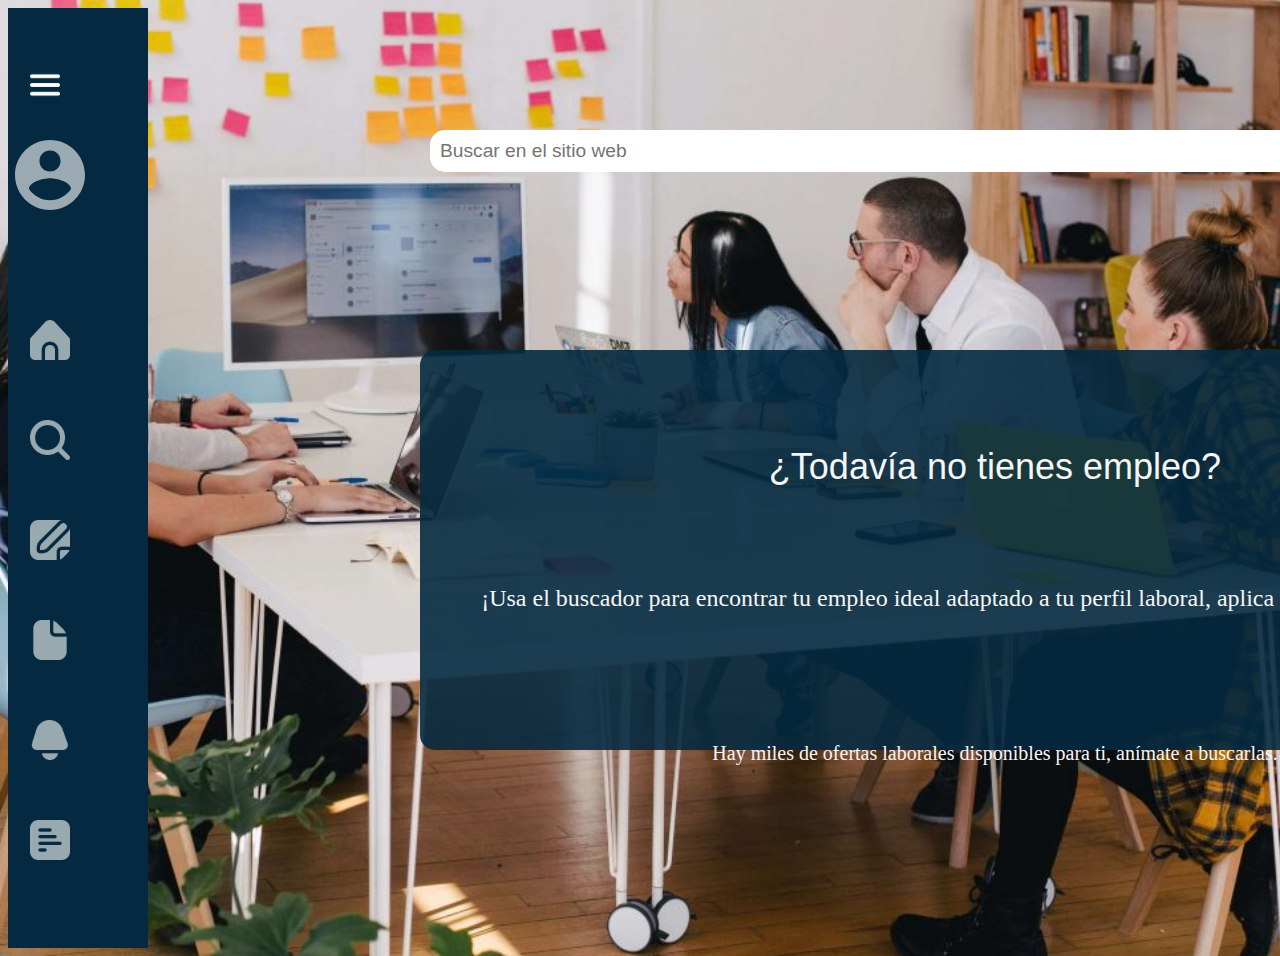
<file: diegorojas/PagWebWorkSearch/index.html>
<!DOCTYPE html>
<html lang="es">
<head>
    <meta charset="UTF-8">
    <meta http-equiv="X-UA-Compatible" content="IE=edge">
    <meta name="viewport" content="width=device-width, initial-scale=1.0">
    <title>WorkSearchWhiteTeam</title>
    <link rel="stylesheet" href="css/styles.css">
    <link href="https://cdn.jsdelivr.net/npm/bootstrap@5.2.3/dist/css/bootstrap.min.css" 
    rel="stylesheet" integrity="sha384-rbsA2VBKQhggwzxH7pPCaAqO46MgnOM80zW1RWuH61DGLwZJEdK2Kadq2F9CUG65" 
    crossorigin="anonymous">
    <link rel="preconnect" href="https://fonts.googleapis.com/%22%3E">
    <link rel="preconnect" href="https://fonts.gstatic.com/" crossorigin>
    <script src="https://code.jquery.com/jquery-3.5.1.min.js"></script>
    <link rel="stylesheet" href="https://cdnjs.cloudflare.com/ajax/libs/font-awesome/5.15.4/css/all.min.css" 
    integrity="sha512-HlZK/kJFEMaa/WpLURwOe+dwJ1f8G9E2etP6FLcrJh2fvZUXo4ui4k+zEKnwq1Jq5U6CK9X00nt/mU+7WsNqxg==" 
    crossorigin="anonymous" referrerpolicy="no-referrer" />
</head>
<body id="index">
  <div class="contenedor">
    <nav class="barra-lateral">
      <ul>
        <li><img class="icono-menu" src="images/barra-navegacion/menu.svg" alt="botón de expansión de barra de navegacion"></li>
        <li><a href="login.html"><img class="icono-user" src="images/barra-navegacion/iconoUser.svg" alt="Perfil"></a></li>
        <li><a href="index.html"><img class="icono-home activo" src="images/barra-navegacion/home.svg" alt="Página principal"></a></li>
        <li><a href="buscador.html"><img class="icono-buscador" src="images/barra-navegacion/busqueda.svg" alt="Buscador"></a></li>
        <li><a href="#"><img class="icono-curriculum" src="images/barra-navegacion/curriculum.svg" alt="Gestor de curriculum"></a></li>
        <li><a href="#"><img class="icono-documento" src="images/barra-navegacion/documento.svg" alt="Gestor de documento"></a></li>
        <li><a href="#"><img class="icono-notificacion" src="images/barra-navegacion/notificacion.svg" alt="Notificaciones"></a></li>
        <li><a href="#"><img class="icono-personalidad" src="images/barra-navegacion/personalidad.svg" alt="Test de personalidad"></a></li>
      </ul>
    </nav>
    <div class="contenedor-contenido">
      <div class="search-container">
        <form action="#" id="search-form">
          <input type="text" placeholder="Buscar en el sitio web">
          <button type="submit"><img src="images/iconoBtnBuscador.svg" alt="botón buscar"></button>
        </form>
      </div>
      <div class="contenedor-informativo">
        <div class="titulo-informativo">
          <h2>¿Todavía no tienes empleo?</h2>
        </div>
        <div class="parrafo-informativo1">
          <p>¡Usa el buscador para encontrar tu empleo ideal adaptado a tu perfil laboral, aplica en cuestión de minutos!</p>
        </div>
        <div class="parrafo-informativo2">
          <p>Hay miles de ofertas laborales disponibles para ti, anímate a buscarlas.</p>
        </div>
      </div>
    </div>
  </div>
</body>
</html>
</file>
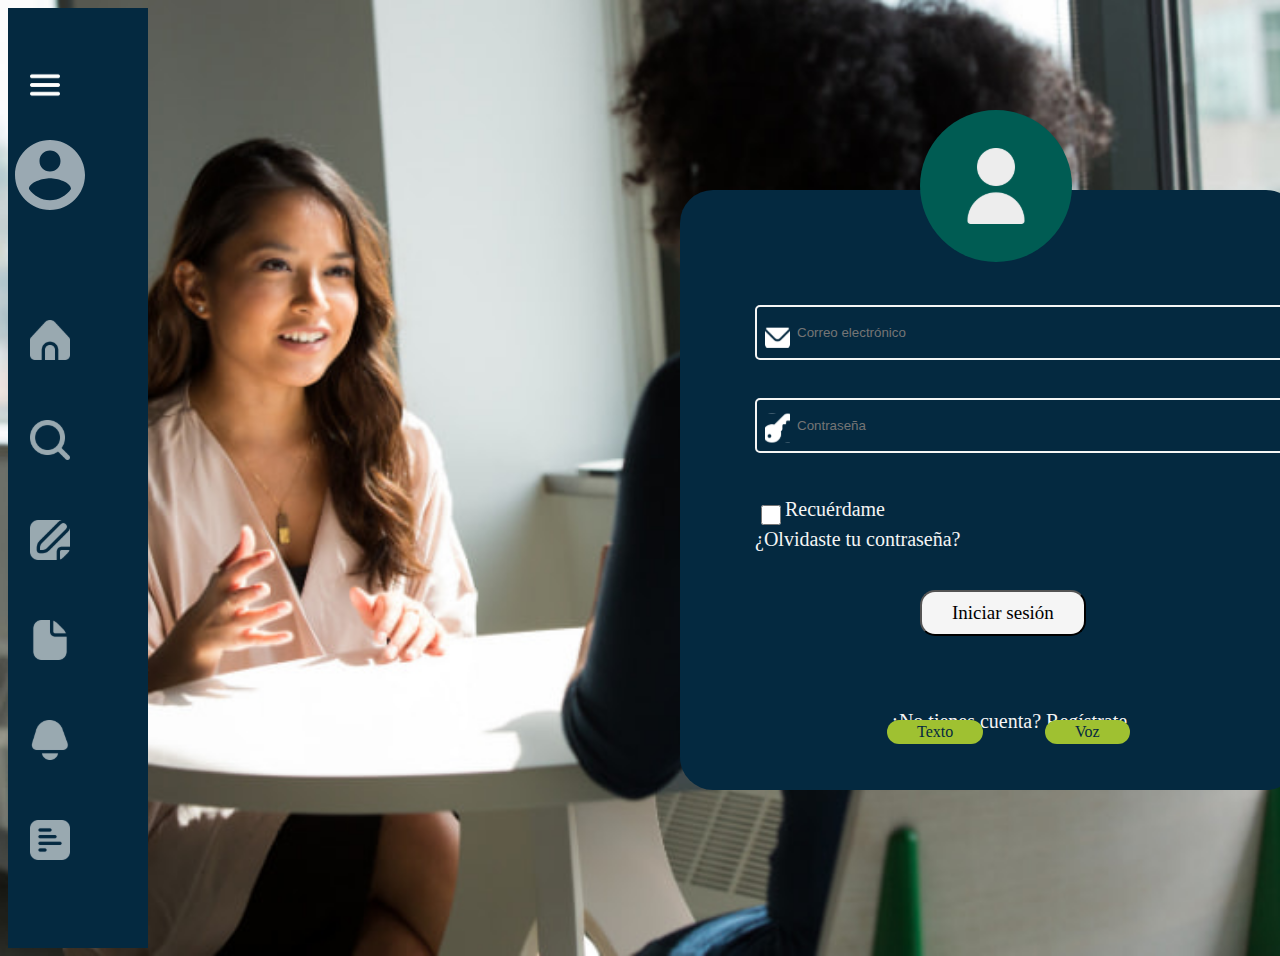
<file: diegorojas/PagWebWorkSearch/login.html>
<!DOCTYPE html>
<html lang="es">
<head>
    <meta charset="UTF-8">
    <meta http-equiv="X-UA-Compatible" content="IE=edge">
    <meta name="viewport" content="width=device-width, initial-scale=1.0">
    <title>WorkSearchWhiteTeam</title>
    <link rel="stylesheet" href="css/styles.css">
    <link href="https://cdn.jsdelivr.net/npm/bootstrap@5.2.3/dist/css/bootstrap.min.css" 
    rel="stylesheet" integrity="sha384-rbsA2VBKQhggwzxH7pPCaAqO46MgnOM80zW1RWuH61DGLwZJEdK2Kadq2F9CUG65" 
    crossorigin="anonymous">
    <link rel="preconnect" href="https://fonts.googleapis.com/%22%3E">
    <link rel="preconnect" href="https://fonts.gstatic.com/" crossorigin>
    <script src="https://code.jquery.com/jquery-3.5.1.min.js"></script>
    <link rel="stylesheet" href="https://cdnjs.cloudflare.com/ajax/libs/font-awesome/5.15.4/css/all.min.css" 
    integrity="sha512-HlZK/kJFEMaa/WpLURwOe+dwJ1f8G9E2etP6FLcrJh2fvZUXo4ui4k+zEKnwq1Jq5U6CK9X00nt/mU+7WsNqxg==" 
    crossorigin="anonymous" referrerpolicy="no-referrer" />
</head>
<body id="login">
    <div class="contenedor">
      <nav class="barra-lateral">
        <ul>
          <li><img class="icono-menu" src="images/barra-navegacion/menu.svg" alt="botón de expansión de barra de navegacion"></li>
          <li><a href="login.html"><img class="icono-user activo" src="images/barra-navegacion/iconoUser.svg" alt="Perfil"></a></li>
          <li><a href="index.html"><img class="icono-home" src="images/barra-navegacion/home.svg" alt="Página principal"></a></li>
          <li><a href="buscador.html"><img class="icono-buscador" src="images/barra-navegacion/busqueda.svg" alt="Buscador"></a></li>
          <li><a href="#"><img class="icono-curriculum" src="images/barra-navegacion/curriculum.svg" alt="Gestor de curriculum"></a></li>
          <li><a href="#"><img class="icono-documento" src="images/barra-navegacion/documento.svg" alt="Gestor de documento"></a></li>
          <li><a href="#"><img class="icono-notificacion" src="images/barra-navegacion/notificacion.svg" alt="Notificaciones"></a></li>
          <li><a href="#"><img class="icono-personalidad" src="images/barra-navegacion/personalidad.svg" alt="Test de personalidad"></a></li>
        </ul>
      </nav>
      <div class="contenedor-login">
        <div class="imagen-perfil">
          <img src="images/login/perfil.svg" alt="perfil">
        </div>
        <div class="formulario-login">
            <form action="" method="post">
                <input type="email" id="email" name="email" placeholder="Correo electrónico"><img class="icono-correo" src="images/login/emalicono.svg" alt="correo electrónico"><br>
                <input type="password" id="password" name="password" placeholder="Contraseña"><img class="icono-contraseña" src="images/login/contrasenaicono.svg" alt="contraseña"><br><br>
                <div class="contenedor-remember">
                  <input type="checkbox" id="remember" name="remember">
                  <label for="remember" id="label-remember">Recuérdame</label><br><br>
                </div>
                <input class="btn-iniciar" type="submit" value="Iniciar sesión">
            </form>
            <div class="contenedor-olvido">
              <a class="olvido" href="#">¿Olvidaste tu contraseña?</a>
            </div>
            <div class="contender-registro">
              <p class="txt-registro">¿No tienes cuenta? Regístrate</p>
              <div class="btn-registro">
                <a href="registro-texto.html" class="btn-texto">Texto</a>
                <a href="registro-voz.html" class="btn-voz">Voz</a>
              </div>
            </div>
        </div>
      </div>
    </div>  
  </body>
  </html>
</file>
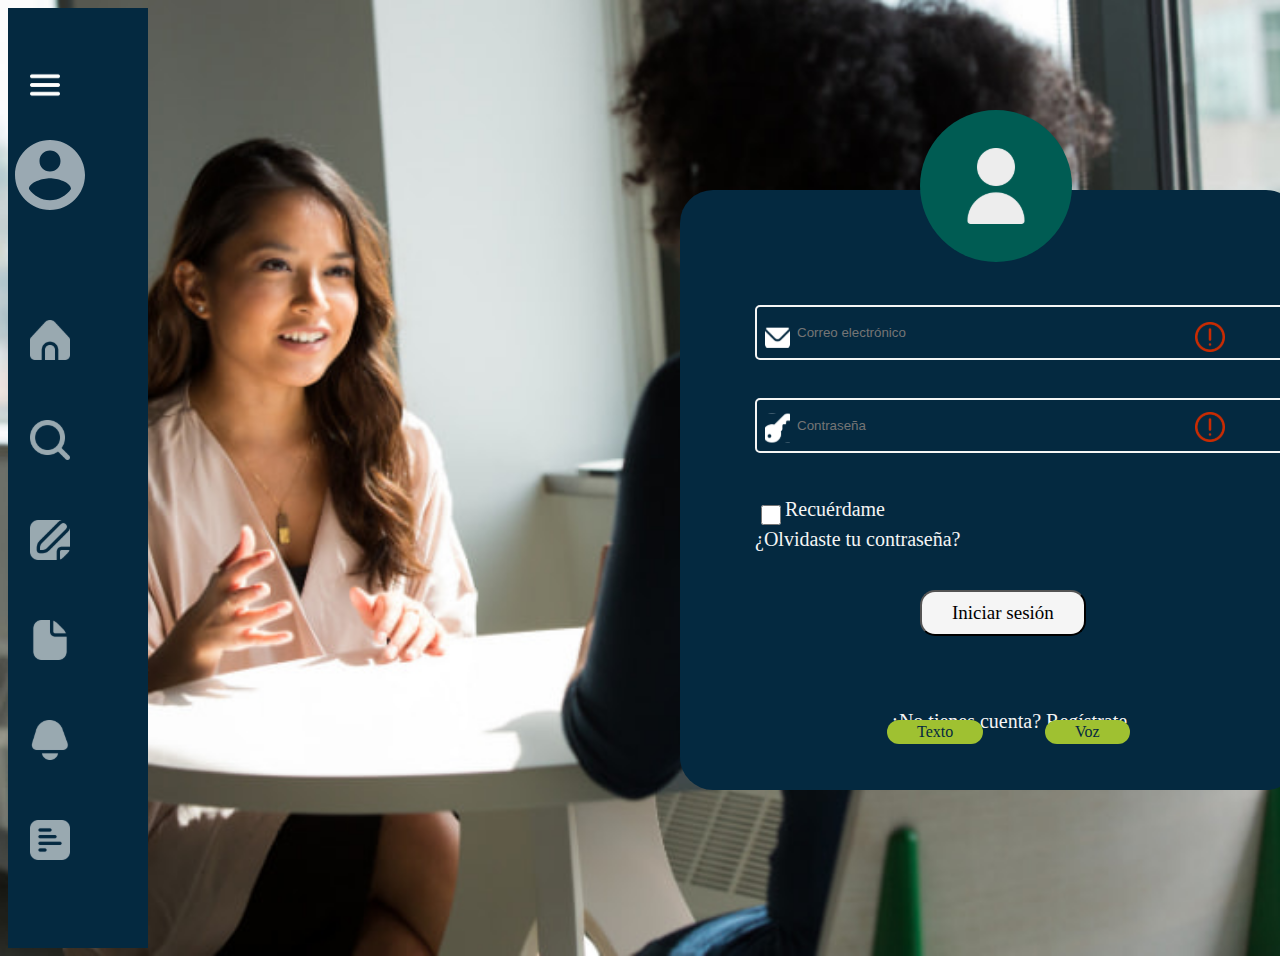
<file: diegorojas/PagWebWorkSearch/loginerror.html>
<!DOCTYPE html>
<html lang="es">
<head>
    <meta charset="UTF-8">
    <meta http-equiv="X-UA-Compatible" content="IE=edge">
    <meta name="viewport" content="width=device-width, initial-scale=1.0">
    <title>WorkSearchWhiteTeam</title>
    <link rel="stylesheet" href="css/styles.css">
    <link href="https://cdn.jsdelivr.net/npm/bootstrap@5.2.3/dist/css/bootstrap.min.css" 
    rel="stylesheet" integrity="sha384-rbsA2VBKQhggwzxH7pPCaAqO46MgnOM80zW1RWuH61DGLwZJEdK2Kadq2F9CUG65" 
    crossorigin="anonymous">
    <link rel="preconnect" href="https://fonts.googleapis.com/%22%3E">
    <link rel="preconnect" href="https://fonts.gstatic.com/" crossorigin>
    <script src="https://code.jquery.com/jquery-3.5.1.min.js"></script>
    <link rel="stylesheet" href="https://cdnjs.cloudflare.com/ajax/libs/font-awesome/5.15.4/css/all.min.css" 
    integrity="sha512-HlZK/kJFEMaa/WpLURwOe+dwJ1f8G9E2etP6FLcrJh2fvZUXo4ui4k+zEKnwq1Jq5U6CK9X00nt/mU+7WsNqxg==" 
    crossorigin="anonymous" referrerpolicy="no-referrer" />
</head>
<body id="login">
    <div class="contenedor">
      <nav class="barra-lateral">
        <ul>
          <li><img class="icono-menu" src="images/barra-navegacion/menu.svg" alt="botón de expansión de barra de navegacion"></li>
          <li><a href="login.html"><img class="icono-user activo" src="images/barra-navegacion/iconoUser.svg" alt="Perfil"></a></li>
          <li><a href="index.html"><img class="icono-home" src="images/barra-navegacion/home.svg" alt="Página principal"></a></li>
          <li><a href="buscador.html"><img class="icono-buscador" src="images/barra-navegacion/busqueda.svg" alt="Buscador"></a></li>
          <li><a href="#"><img class="icono-curriculum" src="images/barra-navegacion/curriculum.svg" alt="Gestor de curriculum"></a></li>
          <li><a href="#"><img class="icono-documento" src="images/barra-navegacion/documento.svg" alt="Gestor de documento"></a></li>
          <li><a href="#"><img class="icono-notificacion" src="images/barra-navegacion/notificacion.svg" alt="Notificaciones"></a></li>
          <li><a href="#"><img class="icono-personalidad" src="images/barra-navegacion/personalidad.svg" alt="Test de personalidad"></a></li>
        </ul>
      </nav>
      <div class="contenedor-login">
        <div class="imagen-perfil">
          <img src="images/login/perfil.svg" alt="perfil">
        </div>
        <div class="formulario-registro">
            <form action="" method="post">
                
                <input type="email" id="email" name="email" placeholder="Correo electrónico"><img class="icono-correo" 
                src="images/login/emalicono.svg" alt="correo electrónico"><img class="error-correo" src="images/login/error.svg" alt="error correo"><br>
                <input type="password" id="password" name="password" placeholder="Contraseña"><img class="icono-contraseña" 
                src="images/login/contrasenaicono.svg" alt="contraseña"> <img class="error-contraseña" src="images/login/error.svg" 
                alt="error contraseña"><br><br>
                <div class="contenedor-remember">
                  <input type="checkbox" id="remember" name="remember">
                  <label for="remember" id="label-remember">Recuérdame</label><br><br>
                </div>
                <input class="btn-iniciar" type="submit" value="Iniciar sesión">
            </form>
            <div class="contenedor-olvido">
              <a class="olvido" href="#">¿Olvidaste tu contraseña?</a>
            </div>
            <div class="contender-registro">
              <p class="txt-registro">¿No tienes cuenta? Regístrate</p>
              <div class="btn-registro">
                <a href="#" class="btn-texto">Texto</a>
                <a href="#" class="btn-voz">Voz</a>
              </div>
            </div>
        </div>
      </div>
    </div>  
  </body>
  </html>
</file>
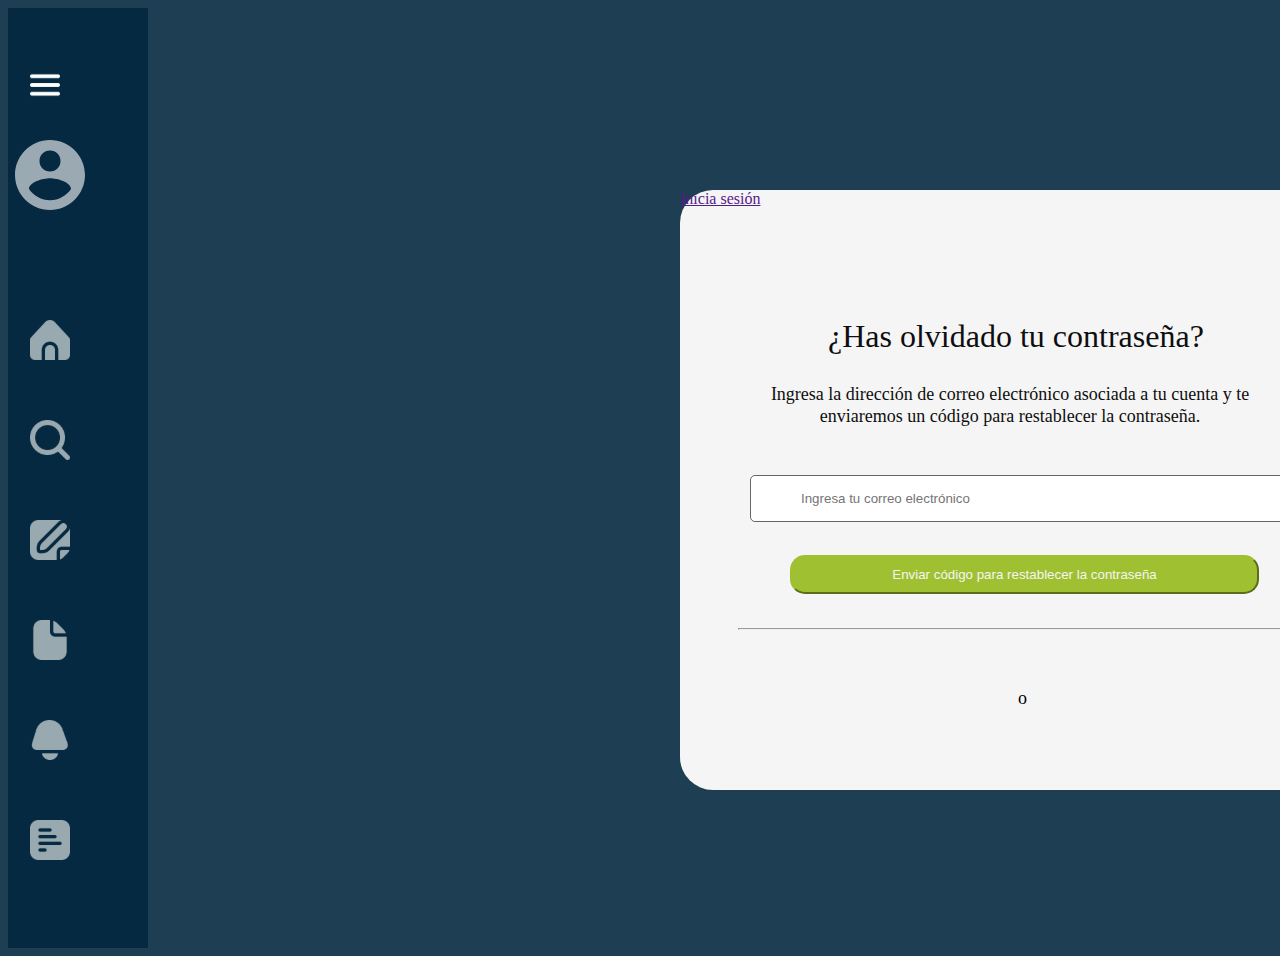
<file: diegorojas/PagWebWorkSearch/recuperacion-contraseña.html>
<!DOCTYPE html>
<html lang="es">
<head>
    <meta charset="UTF-8">
    <meta http-equiv="X-UA-Compatible" content="IE=edge">
    <meta name="viewport" content="width=device-width, initial-scale=1.0">
    <title>WorkSearchWhiteTeam</title>
    <link rel="stylesheet" href="css/styles.css">
    <link href="https://cdn.jsdelivr.net/npm/bootstrap@5.2.3/dist/css/bootstrap.min.css" 
    rel="stylesheet" integrity="sha384-rbsA2VBKQhggwzxH7pPCaAqO46MgnOM80zW1RWuH61DGLwZJEdK2Kadq2F9CUG65" 
    crossorigin="anonymous">
    <link rel="preconnect" href="https://fonts.googleapis.com/%22%3E">
    <link rel="preconnect" href="https://fonts.gstatic.com/" crossorigin>
    <script src="https://code.jquery.com/jquery-3.5.1.min.js"></script>
    <link rel="stylesheet" href="https://cdnjs.cloudflare.com/ajax/libs/font-awesome/5.15.4/css/all.min.css" 
    integrity="sha512-HlZK/kJFEMaa/WpLURwOe+dwJ1f8G9E2etP6FLcrJh2fvZUXo4ui4k+zEKnwq1Jq5U6CK9X00nt/mU+7WsNqxg==" 
    crossorigin="anonymous" referrerpolicy="no-referrer" />
</head>
<body id="recuperar">
    <div class="contenedor">
      <nav class="barra-lateral">
        <ul>
          <li><img class="icono-menu" src="images/barra-navegacion/menu.svg" alt="botón de expansión de barra de navegacion"></li>
          <li><a href="login.html"><img class="icono-user activo" src="images/barra-navegacion/iconoUser.svg" alt="Perfil"></a></li>
          <li><a href="index.html"><img class="icono-home" src="images/barra-navegacion/home.svg" alt="Página principal"></a></li>
          <li><a href="buscador.html"><img class="icono-buscador" src="images/barra-navegacion/busqueda.svg" alt="Buscador"></a></li>
          <li><a href="#"><img class="icono-curriculum" src="images/barra-navegacion/curriculum.svg" alt="Gestor de curriculum"></a></li>
          <li><a href="#"><img class="icono-documento" src="images/barra-navegacion/documento.svg" alt="Gestor de documento"></a></li>
          <li><a href="#"><img class="icono-notificacion" src="images/barra-navegacion/notificacion.svg" alt="Notificaciones"></a></li>
          <li><a href="#"><img class="icono-personalidad" src="images/barra-navegacion/personalidad.svg" alt="Test de personalidad"></a></li>
        </ul>
      </nav>
      <div class="contenedor-recuperar">
        <div class="titulo-recuperar">
          <h2>¿Has olvidado tu contraseña?</h2>
        </div>
        <div class="instrucciones-recuperar">
          <p>Ingresa la dirección de correo electrónico asociada a tu cuenta y te enviaremos un código para restablecer la contraseña.</p>
        </div>
        <div class="form-recuperar">
          <form action="#" method="post">
            <input type="email" id="email-recuperar" name="email" placeholder="Ingresa tu correo electrónico" required>
            <button class="recuperar-btn" type="submit">Enviar código para restablecer la contraseña</button>
          </form>
        </div>
        <div class="linea-recuperar">
          <hr class="linea-divisoria">
        </div>
        <div class="segundo-btn-recuperar">
          <p class="o-recuperar">o</p>
          <a class="boton-iniciasesion-recuperar" href="">Inicia sesión</a>
        </div>
      </div>
    </div>  
  </body>
  </html>
</file>
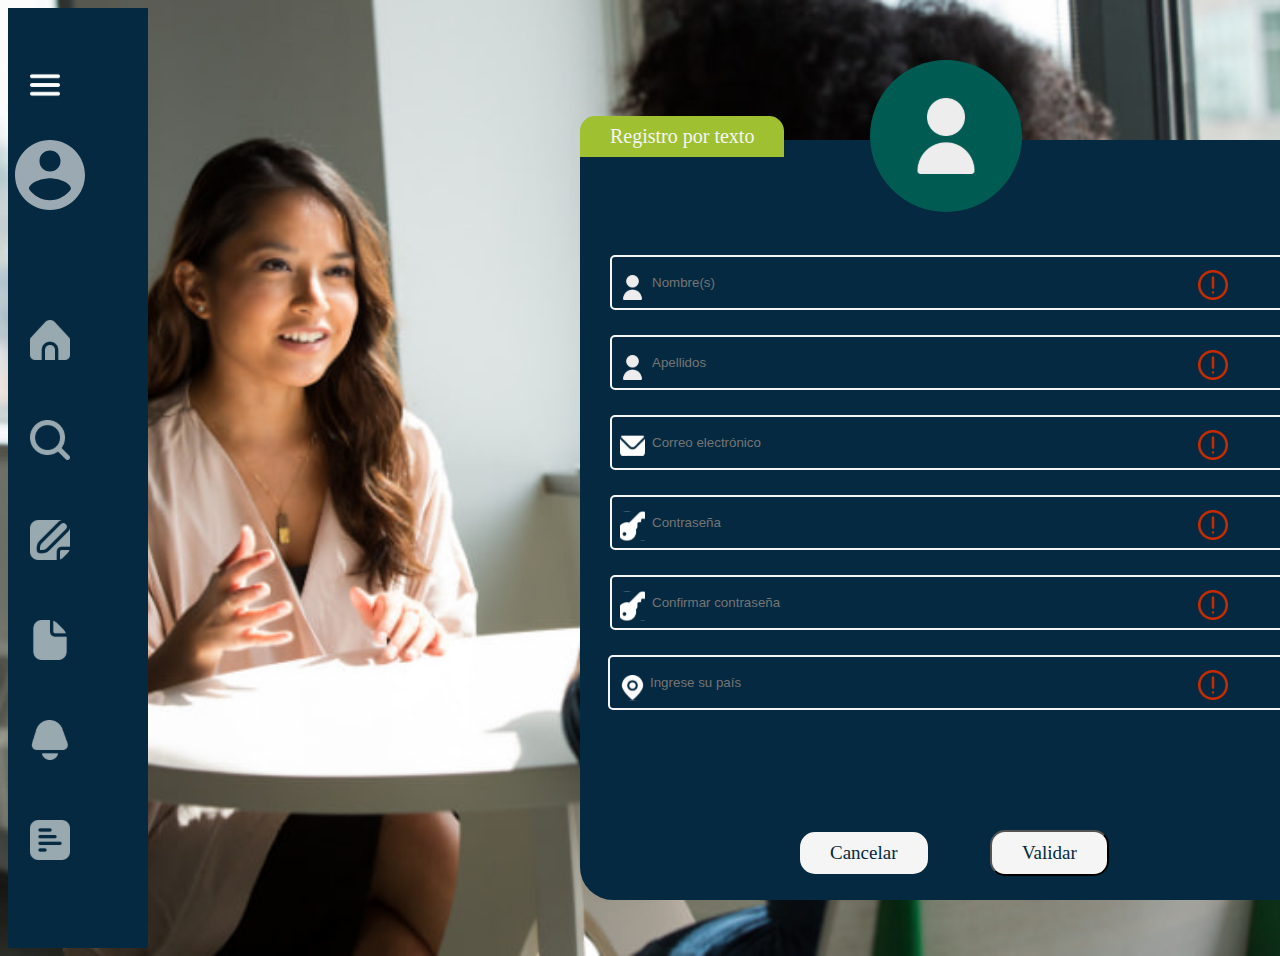
<file: diegorojas/PagWebWorkSearch/registro-texto-error.html>
<!DOCTYPE html>
<html lang="es">
<head>
    <meta charset="UTF-8">
    <meta http-equiv="X-UA-Compatible" content="IE=edge">
    <meta name="viewport" content="width=device-width, initial-scale=1.0">
    <title>WorkSearchWhiteTeam</title>
    <link rel="stylesheet" href="css/styles.css">
    <link href="https://cdn.jsdelivr.net/npm/bootstrap@5.2.3/dist/css/bootstrap.min.css" 
    rel="stylesheet" integrity="sha384-rbsA2VBKQhggwzxH7pPCaAqO46MgnOM80zW1RWuH61DGLwZJEdK2Kadq2F9CUG65" 
    crossorigin="anonymous">
    <link rel="preconnect" href="https://fonts.googleapis.com/%22%3E">
    <link rel="preconnect" href="https://fonts.gstatic.com/" crossorigin>
    <script src="https://code.jquery.com/jquery-3.5.1.min.js"></script>
    <link rel="stylesheet" href="https://cdnjs.cloudflare.com/ajax/libs/font-awesome/5.15.4/css/all.min.css" 
    integrity="sha512-HlZK/kJFEMaa/WpLURwOe+dwJ1f8G9E2etP6FLcrJh2fvZUXo4ui4k+zEKnwq1Jq5U6CK9X00nt/mU+7WsNqxg==" 
    crossorigin="anonymous" referrerpolicy="no-referrer" />
    <script src="https://www.google.com/recaptcha/api.js" async defer></script>
</head>
<body id="login">
    <div class="contenedor">
      <nav class="barra-lateral">
        <ul>
          <li><img class="icono-menu" src="images/barra-navegacion/menu.svg" alt="botón de expansión de barra de navegacion"></li>
          <li><a href="login.html"><img class="icono-user activo" src="images/barra-navegacion/iconoUser.svg" alt="Perfil"></a></li>
          <li><a href="index.html"><img class="icono-home" src="images/barra-navegacion/home.svg" alt="Página principal"></a></li>
          <li><a href="buscador.html"><img class="icono-buscador" src="images/barra-navegacion/busqueda.svg" alt="Buscador"></a></li>
          <li><a href="#"><img class="icono-curriculum" src="images/barra-navegacion/curriculum.svg" alt="Gestor de curriculum"></a></li>
          <li><a href="#"><img class="icono-documento" src="images/barra-navegacion/documento.svg" alt="Gestor de documento"></a></li>
          <li><a href="#"><img class="icono-notificacion" src="images/barra-navegacion/notificacion.svg" alt="Notificaciones"></a></li>
          <li><a href="#"><img class="icono-personalidad" src="images/barra-navegacion/personalidad.svg" alt="Test de personalidad"></a></li>
        </ul>
      </nav>
      <div class="contenedor-register">
        <div class="imagen-perfil-register">
          <img src="images/login/perfil.svg" alt="perfil">
        </div>
        <div class="titulo-registro-texto">
          <h2>Registro por texto</h2>
        </div>
        <div class="formulario-registro-texto">
          <form>
            <input class="nombre-registro" type="text" name="nombre" placeholder="Nombre(s)" 
            required><img class="ico-nombre" src="images/register/user.svg" alt="Nombre"><img class="err-nombre" 
            src="images/register/error.svg" alt="Error de nombre">

            <input class="apellido-registro" type="text" name="apellido" placeholder="Apellidos" 
            required><img class="ico-apellido" src="images/register/user.svg" alt="Apellidos"><img class="err-apellido" 
            src="images/register/error.svg" alt="Error de apellidos">

            <input class="email-registro" type="email" name="email" placeholder="Correo electrónico" 
            required><img class="ico-email" src="images/register/emalicono.svg" alt="Correo electrónico"><img class="err-email"
            src="images/register/error.svg" alt="Error de correo">


            <input class="contraseña-registro" type="password" name="password" 
            placeholder="Contraseña" required><img class="ico-contraseña" src="images/register/contrasenaicono.svg" 
            alt="Contraseña"><img class="err-contraseña" src="images/register/error.svg" alt="Error de contraseña">

            <input class="confirmar-contraseña-registro" type="password" id="confirm-password" name="confirm-password" 
            placeholder="Confirmar contraseña" required><img class="ico-confirmar-contraseña" src="images/register/contrasenaicono.svg" 
            alt="Confirmar contraseña"><img class="err-contraseña-confirmar" src="images/register/error.svg" alt="Error de confirmar contraseña">

            <input class="pais-registro" type="text" name="pais" placeholder="Ingrese su país" 
            required><img class="ico-pais" src="images/register/pais.svg" alt="País"><img class="err-pais" src="images/register/error.svg" alt="Error de país">
            
            <form action="/your-server-side-script" method="POST">
              <div class="g-recaptcha" data-sitekey="6LfcBp0lAAAAADaSROPzpmKD9udEGGpTy_iOE39_"></div><br/>
            </form>

            <button class="boton-registro" type="submit">Validar</button>
            
          </form>
          <div class="btn-cancelar-registro">
            <a class="btn-cancelar" href="#">Cancelar</a>
          </div>          
        </div>
      </div>
    </div>  
  </body>
  </html>
</file>
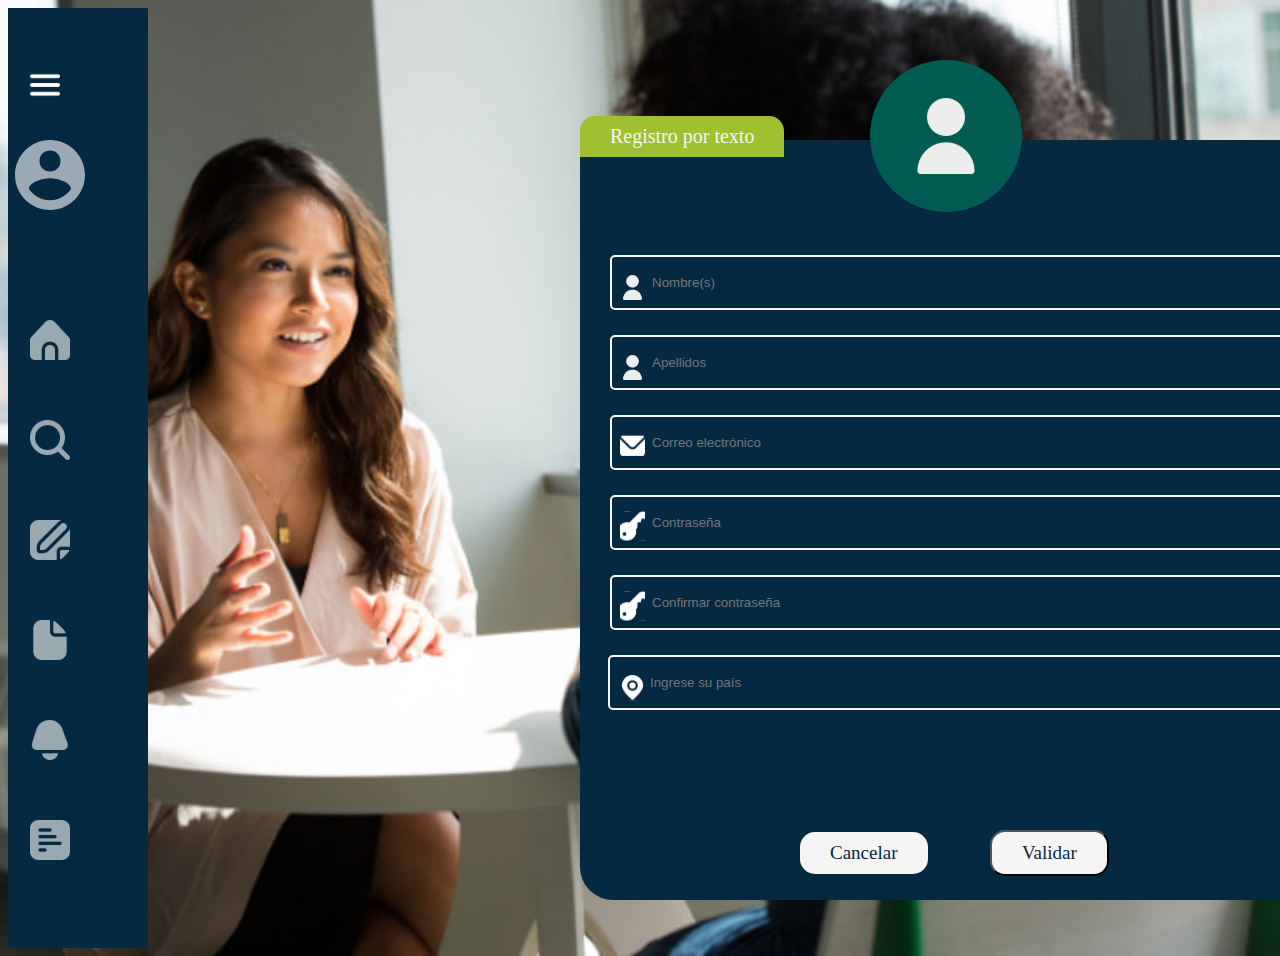
<file: diegorojas/PagWebWorkSearch/registro-texto.html>
<!DOCTYPE html>
<html lang="es">
<head>
    <meta charset="UTF-8">
    <meta http-equiv="X-UA-Compatible" content="IE=edge">
    <meta name="viewport" content="width=device-width, initial-scale=1.0">
    <title>WorkSearchWhiteTeam</title>
    <link rel="stylesheet" href="css/styles.css">
    <link href="https://cdn.jsdelivr.net/npm/bootstrap@5.2.3/dist/css/bootstrap.min.css" 
    rel="stylesheet" integrity="sha384-rbsA2VBKQhggwzxH7pPCaAqO46MgnOM80zW1RWuH61DGLwZJEdK2Kadq2F9CUG65" 
    crossorigin="anonymous">
    <link rel="preconnect" href="https://fonts.googleapis.com/%22%3E">
    <link rel="preconnect" href="https://fonts.gstatic.com/" crossorigin>
    <script src="https://code.jquery.com/jquery-3.5.1.min.js"></script>
    <link rel="stylesheet" href="https://cdnjs.cloudflare.com/ajax/libs/font-awesome/5.15.4/css/all.min.css" 
    integrity="sha512-HlZK/kJFEMaa/WpLURwOe+dwJ1f8G9E2etP6FLcrJh2fvZUXo4ui4k+zEKnwq1Jq5U6CK9X00nt/mU+7WsNqxg==" 
    crossorigin="anonymous" referrerpolicy="no-referrer" />
    <script src="https://www.google.com/recaptcha/api.js" async defer></script>
</head>
<body id="login">
    <div class="contenedor">
      <nav class="barra-lateral">
        <ul>
          <li><img class="icono-menu" src="images/barra-navegacion/menu.svg" alt="botón de expansión de barra de navegacion"></li>
          <li><a href="login.html"><img class="icono-user activo" src="images/barra-navegacion/iconoUser.svg" alt="Perfil"></a></li>
          <li><a href="index.html"><img class="icono-home" src="images/barra-navegacion/home.svg" alt="Página principal"></a></li>
          <li><a href="buscador.html"><img class="icono-buscador" src="images/barra-navegacion/busqueda.svg" alt="Buscador"></a></li>
          <li><a href="#"><img class="icono-curriculum" src="images/barra-navegacion/curriculum.svg" alt="Gestor de curriculum"></a></li>
          <li><a href="#"><img class="icono-documento" src="images/barra-navegacion/documento.svg" alt="Gestor de documento"></a></li>
          <li><a href="#"><img class="icono-notificacion" src="images/barra-navegacion/notificacion.svg" alt="Notificaciones"></a></li>
          <li><a href="#"><img class="icono-personalidad" src="images/barra-navegacion/personalidad.svg" alt="Test de personalidad"></a></li>
        </ul>
      </nav>
      <div class="contenedor-register">
        <div class="imagen-perfil-register">
          <img src="images/login/perfil.svg" alt="perfil">
        </div>
        <div class="titulo-registro-texto">
          <h2>Registro por texto</h2>
        </div>
        <div class="formulario-registro-texto">
          <form>
            <input class="nombre-registro" type="text" name="nombre" placeholder="Nombre(s)" 
            required><img class="ico-nombre" src="images/register/user.svg" alt="Nombre">

            <input class="apellido-registro" type="text" name="apellido" placeholder="Apellidos" 
            required><img class="ico-apellido" src="images/register/user.svg" alt="Apellidos">

            <input class="email-registro" type="email" name="email" placeholder="Correo electrónico" 
            required><img class="ico-email" src="images/register/emalicono.svg" alt="Correo electrónico">

            <input class="contraseña-registro" type="password" name="password" 
            placeholder="Contraseña" required><img class="ico-contraseña" src="images/register/contrasenaicono.svg" alt="Contraseña">

            <input class="confirmar-contraseña-registro" type="password" id="confirm-password" name="confirm-password" 
            placeholder="Confirmar contraseña" required><img class="ico-confirmar-contraseña" src="images/register/contrasenaicono.svg" 
            alt="Confirmar contraseña">

            <input class="pais-registro" type="text" name="pais" placeholder="Ingrese su país" 
            required><img class="ico-pais" src="images/register/pais.svg" alt="País">
            
            <form action="/your-server-side-script" method="POST">
              <div class="g-recaptcha" data-sitekey="6LfcBp0lAAAAADaSROPzpmKD9udEGGpTy_iOE39_"></div><br/>
            </form>
            <button class="boton-registro" type="submit">Validar</button>
            
          </form>
          <div class="btn-cancelar-registro">
            <a class="btn-cancelar" href="#">Cancelar</a>
          </div>          
        </div>
      </div>
    </div>  
  </body>
  </html>
</file>
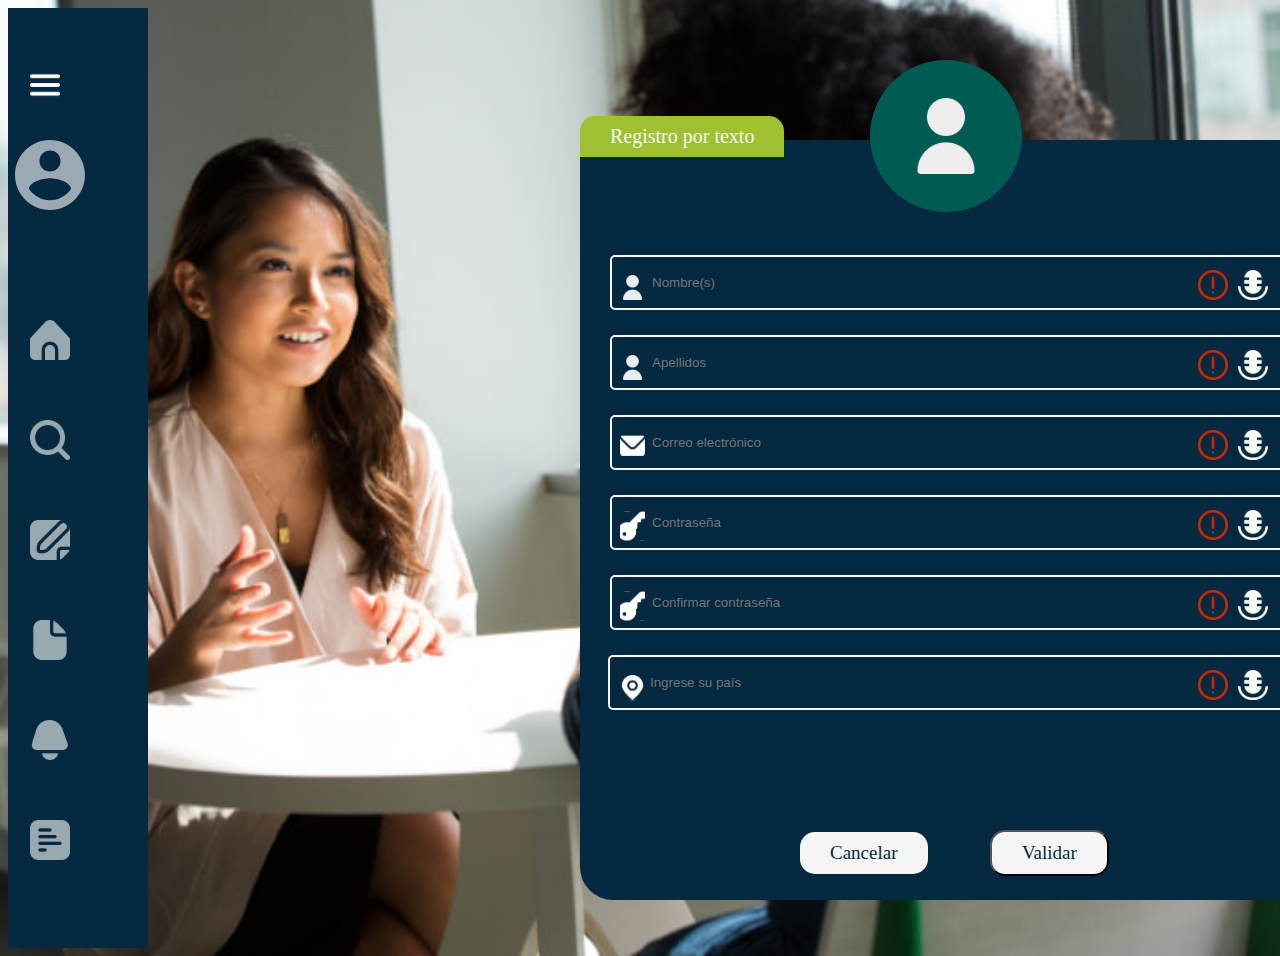
<file: diegorojas/PagWebWorkSearch/registro-voz-error.html>
<!DOCTYPE html>
<html lang="es">
<head>
    <meta charset="UTF-8">
    <meta http-equiv="X-UA-Compatible" content="IE=edge">
    <meta name="viewport" content="width=device-width, initial-scale=1.0">
    <title>WorkSearchWhiteTeam</title>
    <link rel="stylesheet" href="css/styles.css">
    <link href="https://cdn.jsdelivr.net/npm/bootstrap@5.2.3/dist/css/bootstrap.min.css" 
    rel="stylesheet" integrity="sha384-rbsA2VBKQhggwzxH7pPCaAqO46MgnOM80zW1RWuH61DGLwZJEdK2Kadq2F9CUG65" 
    crossorigin="anonymous">
    <link rel="preconnect" href="https://fonts.googleapis.com/%22%3E">
    <link rel="preconnect" href="https://fonts.gstatic.com/" crossorigin>
    <script src="https://code.jquery.com/jquery-3.5.1.min.js"></script>
    <link rel="stylesheet" href="https://cdnjs.cloudflare.com/ajax/libs/font-awesome/5.15.4/css/all.min.css" 
    integrity="sha512-HlZK/kJFEMaa/WpLURwOe+dwJ1f8G9E2etP6FLcrJh2fvZUXo4ui4k+zEKnwq1Jq5U6CK9X00nt/mU+7WsNqxg==" 
    crossorigin="anonymous" referrerpolicy="no-referrer" />
    <script src="https://www.google.com/recaptcha/api.js" async defer></script>
</head>
<body id="login">
    <div class="contenedor">
      <nav class="barra-lateral">
        <ul>
          <li><img class="icono-menu" src="images/barra-navegacion/menu.svg" alt="botón de expansión de barra de navegacion"></li>
          <li><a href="login.html"><img class="icono-user activo" src="images/barra-navegacion/iconoUser.svg" alt="Perfil"></a></li>
          <li><a href="index.html"><img class="icono-home" src="images/barra-navegacion/home.svg" alt="Página principal"></a></li>
          <li><a href="buscador.html"><img class="icono-buscador" src="images/barra-navegacion/busqueda.svg" alt="Buscador"></a></li>
          <li><a href="#"><img class="icono-curriculum" src="images/barra-navegacion/curriculum.svg" alt="Gestor de curriculum"></a></li>
          <li><a href="#"><img class="icono-documento" src="images/barra-navegacion/documento.svg" alt="Gestor de documento"></a></li>
          <li><a href="#"><img class="icono-notificacion" src="images/barra-navegacion/notificacion.svg" alt="Notificaciones"></a></li>
          <li><a href="#"><img class="icono-personalidad" src="images/barra-navegacion/personalidad.svg" alt="Test de personalidad"></a></li>
        </ul>
      </nav>
      <div class="contenedor-register">
        <div class="imagen-perfil-register">
          <img src="images/login/perfil.svg" alt="perfil">
        </div>
        <div class="titulo-registro-texto">
          <h2>Registro por texto</h2>
        </div>
        <div class="formulario-registro-texto">
          <form>
            <input class="nombre-registro" type="text" name="nombre" placeholder="Nombre(s)" 
            required><img class="ico-nombre" src="images/register/user.svg" alt="Nombre"><img class="err-nombre" 
            src="images/register/error.svg" alt="Error de nombre"><img class="ico-microfono-nombre" src="images/register/microfono.svg" 
            alt="boton de microfono de nombre">

            <input class="apellido-registro" type="text" name="apellido" placeholder="Apellidos" 
            required><img class="ico-apellido" src="images/register/user.svg" alt="Apellidos"><img class="err-apellido" 
            src="images/register/error.svg" alt="Error de apellidos"><img class="ico-microfono-apellido" src="images/register/microfono.svg" 
            alt="boton de microfono de apellido">

            <input class="email-registro" type="email" name="email" placeholder="Correo electrónico" 
            required><img class="ico-email" src="images/register/emalicono.svg" alt="Correo electrónico"><img class="err-email"
            src="images/register/error.svg" alt="Error de correo"><img class="ico-microfono-correo" src="images/register/microfono.svg" 
            alt="boton de microfono de correo">


            <input class="contraseña-registro" type="password" name="password" 
            placeholder="Contraseña" required><img class="ico-contraseña" src="images/register/contrasenaicono.svg" 
            alt="Contraseña"><img class="err-contraseña" src="images/register/error.svg" alt="Error de contraseña"><img  
            class="ico-microfono-contraseña" src="images/register/microfono.svg" alt="boton de microfono de contraseña">

            <input class="confirmar-contraseña-registro" type="password" id="confirm-password" name="confirm-password" 
            placeholder="Confirmar contraseña" required><img class="ico-confirmar-contraseña" src="images/register/contrasenaicono.svg" 
            alt="Confirmar contraseña"><img class="err-contraseña-confirmar" src="images/register/error.svg" alt="Error de confirmar contraseña"><img 
            class="ico-microfono-contraseña-confirmar" src="images/register/microfono.svg" alt="boton de microfono de confirmar contraseña">

            <input class="pais-registro" type="text" name="pais" placeholder="Ingrese su país" 
            required><img class="ico-pais" src="images/register/pais.svg" alt="País"><img class="err-pais" src="images/register/error.svg" 
            alt="Error de país"><img class="ico-microfono-pais" src="images/register/microfono.svg" alt="boton de microfono de pais">
            
            <form action="/your-server-side-script" method="POST">
              <div class="g-recaptcha" data-sitekey="6LfcBp0lAAAAADaSROPzpmKD9udEGGpTy_iOE39_"></div><br/>
            </form>

            <button class="boton-registro" type="submit">Validar</button>
            
          </form>
          <div class="btn-cancelar-registro">
            <a class="btn-cancelar" href="#">Cancelar</a>
          </div>          
        </div>
      </div>
    </div>  
  </body>
  </html>
</file>
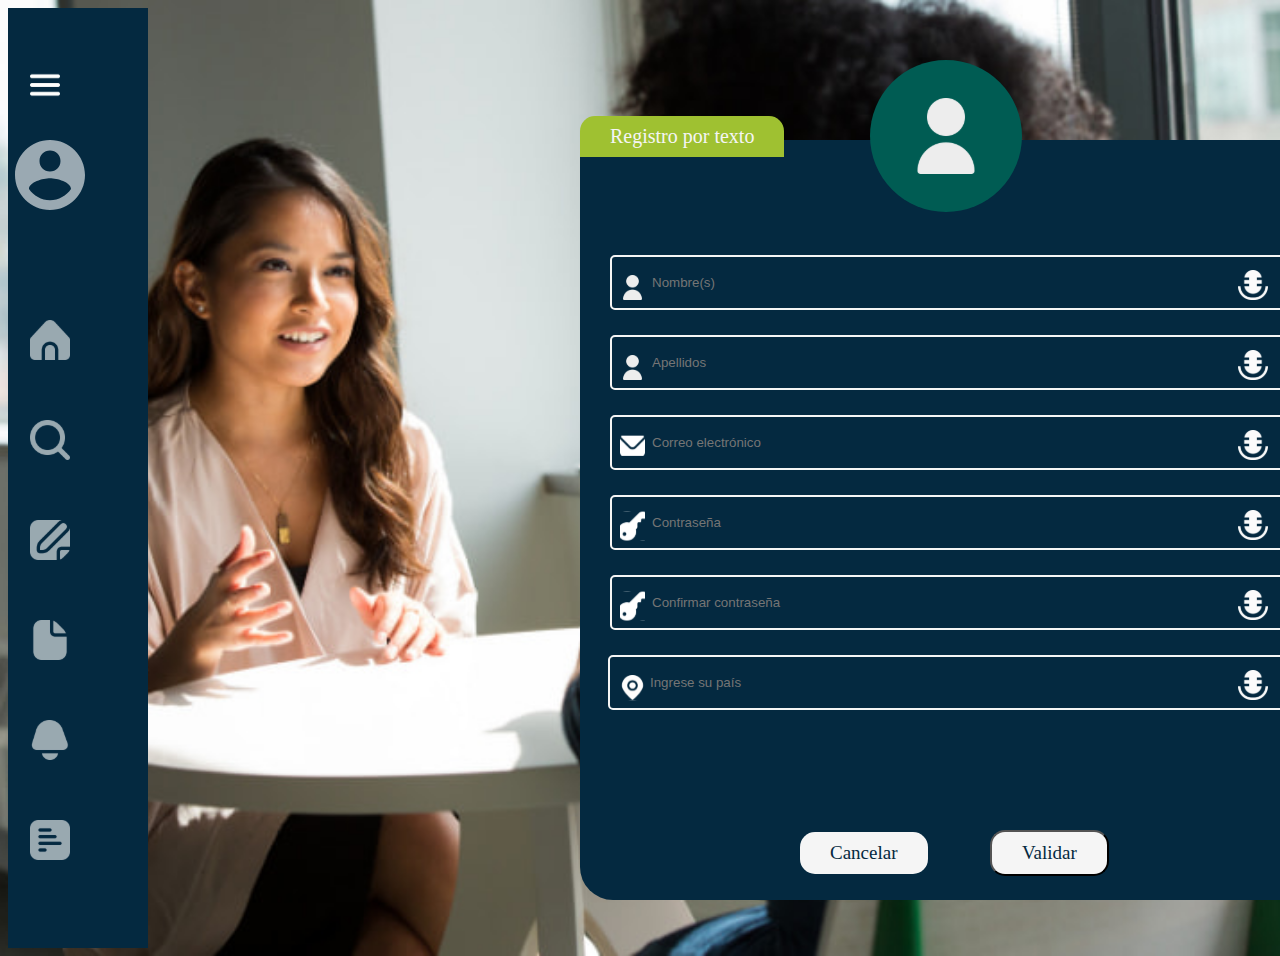
<file: diegorojas/PagWebWorkSearch/registro-voz.html>
<!DOCTYPE html>
<html lang="es">
<head>
    <meta charset="UTF-8">
    <meta http-equiv="X-UA-Compatible" content="IE=edge">
    <meta name="viewport" content="width=device-width, initial-scale=1.0">
    <title>WorkSearchWhiteTeam</title>
    <link rel="stylesheet" href="css/styles.css">
    <link href="https://cdn.jsdelivr.net/npm/bootstrap@5.2.3/dist/css/bootstrap.min.css" 
    rel="stylesheet" integrity="sha384-rbsA2VBKQhggwzxH7pPCaAqO46MgnOM80zW1RWuH61DGLwZJEdK2Kadq2F9CUG65" 
    crossorigin="anonymous">
    <link rel="preconnect" href="https://fonts.googleapis.com/%22%3E">
    <link rel="preconnect" href="https://fonts.gstatic.com/" crossorigin>
    <script src="https://code.jquery.com/jquery-3.5.1.min.js"></script>
    <link rel="stylesheet" href="https://cdnjs.cloudflare.com/ajax/libs/font-awesome/5.15.4/css/all.min.css" 
    integrity="sha512-HlZK/kJFEMaa/WpLURwOe+dwJ1f8G9E2etP6FLcrJh2fvZUXo4ui4k+zEKnwq1Jq5U6CK9X00nt/mU+7WsNqxg==" 
    crossorigin="anonymous" referrerpolicy="no-referrer" />
    <script src="https://www.google.com/recaptcha/api.js" async defer></script>
</head>
<body id="login">
    <div class="contenedor">
      <nav class="barra-lateral">
        <ul>
          <li><img class="icono-menu" src="images/barra-navegacion/menu.svg" alt="botón de expansión de barra de navegacion"></li>
          <li><a href="login.html"><img class="icono-user activo" src="images/barra-navegacion/iconoUser.svg" alt="Perfil"></a></li>
          <li><a href="index.html"><img class="icono-home" src="images/barra-navegacion/home.svg" alt="Página principal"></a></li>
          <li><a href="buscador.html"><img class="icono-buscador" src="images/barra-navegacion/busqueda.svg" alt="Buscador"></a></li>
          <li><a href="#"><img class="icono-curriculum" src="images/barra-navegacion/curriculum.svg" alt="Gestor de curriculum"></a></li>
          <li><a href="#"><img class="icono-documento" src="images/barra-navegacion/documento.svg" alt="Gestor de documento"></a></li>
          <li><a href="#"><img class="icono-notificacion" src="images/barra-navegacion/notificacion.svg" alt="Notificaciones"></a></li>
          <li><a href="#"><img class="icono-personalidad" src="images/barra-navegacion/personalidad.svg" alt="Test de personalidad"></a></li>
        </ul>
      </nav>
      <div class="contenedor-register">
        <div class="imagen-perfil-register">
          <img src="images/login/perfil.svg" alt="perfil">
        </div>
        <div class="titulo-registro-texto">
          <h2>Registro por texto</h2>
        </div>
        <div class="formulario-registro-texto">
          <form>
            <input class="nombre-registro" type="text" name="nombre" placeholder="Nombre(s)" 
            required><img class="ico-nombre" src="images/register/user.svg" alt="Nombre"><img class="ico-microfono-nombre" 
            src="images/register/microfono.svg" alt="boton de microfono de nombre">

            <input class="apellido-registro" type="text" name="apellido" placeholder="Apellidos" 
            required><img class="ico-apellido" src="images/register/user.svg" alt="Apellidos"><img class="ico-microfono-apellido" 
            src="images/register/microfono.svg" alt="boton de microfono de apellido">

            <input class="email-registro" type="email" name="email" placeholder="Correo electrónico" 
            required><img class="ico-email" src="images/register/emalicono.svg" alt="Correo electrónico"><img class="ico-microfono-correo" 
            src="images/register/microfono.svg" alt="boton de microfono de correo">

            <input class="contraseña-registro" type="password" name="password" 
            placeholder="Contraseña" required><img class="ico-contraseña" src="images/register/contrasenaicono.svg" alt="Contraseña"><img  
            class="ico-microfono-contraseña" src="images/register/microfono.svg" alt="boton de microfono de contraseña">

            <input class="confirmar-contraseña-registro" type="password" id="confirm-password" name="confirm-password" 
            placeholder="Confirmar contraseña" required><img class="ico-confirmar-contraseña" src="images/register/contrasenaicono.svg" 
            alt="Confirmar contraseña"><img class="ico-microfono-contraseña-confirmar" src="images/register/microfono.svg" 
            alt="boton de microfono de confirmar contraseña">

            <input class="pais-registro" type="text" name="pais" placeholder="Ingrese su país" 
            required><img class="ico-pais" src="images/register/pais.svg" alt="País"><img class="ico-microfono-pais" 
            src="images/register/microfono.svg" alt="boton de microfono de pais">
            
            <form action="/your-server-side-script" method="POST">
              <div class="g-recaptcha" data-sitekey="6LfcBp0lAAAAADaSROPzpmKD9udEGGpTy_iOE39_"></div><br/>
            </form>
            <button class="boton-registro" type="submit">Validar</button>
            
          </form>
          <div class="btn-cancelar-registro">
            <a class="btn-cancelar" href="#">Cancelar</a>
          </div>          
        </div>
      </div>
    </div>  
  </body>
  </html>
</file>
<file: diegorojas/PagWebWorkSearch/css/styles.css>
/* Página inicial */

#index{
  background-image: url(../images/backgroundImage.jpg);
  background-repeat: no-repeat;
  background-size: cover;
  background-position: center;
}

.contenedor {
  display: flex;
  flex-direction: row;
  align-items: stretch;
}

.barra-lateral {
  width: 100px;
  background-color: #042940;
  padding: 20px;
  height: 100vh;
}

.barra-lateral ul {
  list-style: none;
  margin: 0;
  padding: 0;
}

.barra-lateral li a {
  display: block;
  color: #000;
  padding: 8px 16px;
  text-decoration: none;
}

.imagen-fondo img {
  height: 100vh;
  width: 1780px;
}

.contenido {
  flex: 1;
  padding: 20px;
}

/* información */
.contenedor-informativo {
  background-color: #042940E5;
  position: absolute;
  top: 350px;
  left: 420px;
  width: 1150px;
  height: 400px;
  border-radius: 15px;
}

.titulo-informativo h2 {
  position: relative;
  top: 45px;
  font-family: 'Montserrat Alternates', sans-serif;
  font-style: normal;
  font-weight: 500;
  font-size: 36px;
  line-height: 44px;
  text-align: center;
  color: #F5F5F5;
  padding: 20px;
}

.parrafo-informativo1 {
  position: relative;
  top: 88px;
  color: #F5F5F5;
  font-family: 'Open Sans Hebrew';
  font-style: normal;
  font-weight: 400;
  font-size: 24px;
  line-height: 33px;
  text-align: center;
}

.parrafo-informativo2 {
  position: relative;
  top: 189px;
  color: #F5F5F5;
  font-family: 'Open Sans Hebrew';
  font-style: normal;
  font-weight: 400;
  font-size: 20px;
  line-height: 27px;
  text-align: center;
}

/* Barra de navegación */

.icono-menu {
  position: absolute;
  top: 70px;
  left: 30px;
}

.icono-user {
  position: absolute;
  top: 140px;
  left: 15px;
  width: 70px;
  
}

.icono-home {
  position: absolute;
  top: 320px;
  left: 30px;
  
}

.icono-buscador {
  position: absolute;
  top: 420px;
  left: 30px;
}

.icono-curriculum {
  position: absolute;
  top: 520px;
  left: 30px;
}

.icono-documento {
  position: absolute;
  top: 620px;
  left: 30px;
}

.icono-notificacion {
  position: absolute;
  top: 720px;
  left: 30px;
}

.icono-personalidad {
  position: absolute;
  top: 820px;
  left: 30px;
}

/* Barra de búsqueda */

.search-container {
  display: flex;
  justify-content: center;
  align-items: center;
  position: absolute;
  top: 120px;
  left: 420px;
}

#search-form {
  display: flex;
  align-items: center;
  padding: 10px;
}

#search-form input[type="text"] {
  flex: 1;
  padding: 10px;
  border: none;
  font-size: 1.2rem;
  border-radius: 15px;
  width: 1050px;
}

#search-form button[type="submit"] {
  padding: 10px 40px;
  background: #005C53;
  color: #fff;
  border: none;
  cursor: pointer;
  border-radius: 33px 15px 15px 33px;
  position: absolute;
  left: 1028px;
}

/* Buscador */

.contenedor-contenido-buscador {
  background-color: #042940F2;
  width: 100%;
  height: 240px;
}

.background-buscador {
  position: relative;
  background-image: url(../images/buscador/backgroundBuscador.svg);
  background-repeat: no-repeat;
  background-size: cover;
  background-position: center;
  top: 240px;
  width: 1783px;
  height: 699px;
}

/* login */

#login {
  background-image: url(../images/login/loginbackground.jpg);
  background-repeat: no-repeat;
  background-size: cover;
  background-position: center;
}

.contenedor-login {
  position: absolute;
  background-color: #042940;
  width: 619px;
  height: 600px;
  top: 190px;
  left: 680px;
  border-radius: 33px;
}

#email{
  position: absolute;
  background-color: #042940;
  border: 2px solid #F5F5F5;
  color: #F5F5F5;
  top: 115px;
  left: 75px;
  padding: 18px 40px;
  width: 480px;
  border-radius: 5px;
}

#password{
  position: absolute;
  background-color: #042940;
  border: 2px solid #F5F5F5;
  color: #F5F5F5;
  top: 208px;
  left: 75px;
  padding: 18px 40px;
  width: 480px;
  border-radius: 5px;
}

.contenedor-remember {
  position: absolute;
  top: 310px;
  left: 105px;
}

#label-remember {
  color: #F5F5F5;
  font-family: 'Open Sans Hebrew';
  font-style: normal;
  font-weight: 200;
  font-size: 20px;
  line-height: 19px;
}

input[type="checkbox"] {
  position: absolute;
  width: 20px;
  height: 20px;
  border-radius: 4px;
  cursor: pointer;
  top: 2px;
  left: -28px;
}

.contenedor-olvido {
  position: absolute;
  top: 340px;
  left: 75px;
}

.olvido {
  text-decoration: none;
  color: #F5F5F5;
  font-family: 'Open Sans Hebrew';
  font-style: normal;
  font-weight: 400;
  font-size: 20px;
  line-height: 19px;
}

.btn-iniciar {
  position: absolute;
  top: 400px;
  left: 240px;
  padding: 10px 30px;
  background-color: #F5F5F5;
  border-radius: 15px;
  font-family: 'Open Sans Hebrew';
  font-style: normal;
  font-weight: 400;
  font-size: 19px;
  line-height: 22px;
}

.txt-registro {
  position: absolute;
  top: 500px;
  left: 210px;
  color: #F5F5F5;
  font-family: 'Open Sans Hebrew';
  font-style: normal;
  font-weight: 400;
  font-size: 20px;
  line-height: 22px;
  text-align: center;
}

.btn-registro {
  position: absolute;
  top: 530px;
  left: 245px;
}

.btn-texto {
  position: absolute;
  left: -38px;
  text-decoration: none;
  padding: 3px 30px;
  background-color: #9FC131;
  color: #042940;
  border-radius: 15px;
}

.btn-voz {
  position: absolute;
  left: 120px;
  text-decoration: none;
  padding: 3px 30px;
  background-color: #9FC131;
  color: #042940;
  border-radius: 15px;
}

.imagen-perfil {
  position: absolute;
  left: 240px;
  top: -80px;
  width: 600px;
}

.icono-correo {
  position: absolute;
  top: 137px;
  width: 25px;
  left: 85px;
}

.icono-contraseña {
  position: absolute;
  top: 222px;
  width: 25px;
  left: 85px;
}

.error-correo{
  position: absolute;
  top: 132px;
  left: 515px;
}

.error-contraseña{
  position: absolute;
  top: 222px;
  left: 515px;
}

.btn-iniciar:hover {
  background-color: #9FC131;
  color: #042940;
}

.btn-texto:hover {
  background-color: #F5F5F5;
  color: #000;
}

.btn-voz:hover {
  background-color: #F5F5F5;
  color: #000;
}

/* registro */

.contenedor-register {
  position: absolute;
  background-color: #042940;
  width: 739px;
  height: 760px;
  top: 140px;
  left: 580px;
  border-radius: 0 33px 33px 33px;
}

.imagen-perfil-register {
  position: absolute;
  left: 290px;
  top: -80px;
  width: 600px;
}

.nombre-registro {
  position: absolute;
  background-color: #042940;
  border: 2px solid #F5F5F5;
  color: #F5F5F5;
  top: 115px;
  left: 30px;
  padding: 18px 40px;
  width: 670px;
  border-radius: 5px;
}

.apellido-registro {
  position: absolute;
  background-color: #042940;
  border: 2px solid #F5F5F5;
  color: #F5F5F5;
  top: 195px;
  left: 30px;
  padding: 18px 40px;
  width: 670px;
  border-radius: 5px;
}

.email-registro {
  position: absolute;
  background-color: #042940;
  border: 2px solid #F5F5F5;
  color: #F5F5F5;
  top: 275px;
  left: 30px;
  padding: 18px 40px;
  width: 670px;
  border-radius: 5px;
}

.contraseña-registro {
  position: absolute;
  background-color: #042940;
  border: 2px solid #F5F5F5;
  color: #F5F5F5;
  top: 355px;
  left: 30px;
  padding: 18px 40px;
  width: 670px;
  border-radius: 5px;
}

.confirmar-contraseña-registro{
  position: absolute;
  background-color: #042940;
  border: 2px solid #F5F5F5;
  color: #F5F5F5;
  top: 435px;
  left: 30px;
  padding: 18px 40px;
  width: 670px;
  border-radius: 5px;
}

.pais-registro {
  position: absolute;
  background-color: #042940;
  border: 2px solid #F5F5F5;
  color: #F5F5F5;
  top: 515px;
  left: 28px;
  padding: 18px 40px;
  width: 670px;
  border-radius: 5px;
}

.boton-registro {
  position: absolute;
  top: 690px;
  left: 410px;
  padding: 10px 30px;
  background-color: #F5F5F5;
  border-radius: 15px;
  font-family: 'Open Sans Hebrew';
  font-style: normal;
  font-weight: 400;
  font-size: 19px;
  line-height: 22px;
  color: #042940;
}

.btn-cancelar {
  position: absolute;
  top: 692px;
  left: 220px;
  padding: 10px 30px;
  background-color: #F5F5F5;
  border-radius: 15px;
  font-family: 'Open Sans Hebrew';
  font-style: normal;
  font-weight: 400;
  font-size: 19px;
  line-height: 22px;
  text-decoration: none;
  color: #042940;
}

.titulo-registro-texto h2 {
  position: absolute;
  top: -41px;
  font-style: normal;
  font-weight: 400;
  font-size: 20px;
  line-height: 35px;
  color: #F5F5F5;
  font-family: "monserrat alternates";
  background-color: #9FC131;
  padding: 3px 30px;
  border-radius: 15px 15px 0 0;
}

.g-recaptcha {
  position: absolute;
  top: 600px;
  left: 220px;
}

.ico-nombre {
  position: absolute;
  top: 135px;
  left: 40px;
  width: 25px;
}

.ico-apellido {
  position: absolute;
  top: 215px;
  left: 40px;
  width: 25px;
}

.ico-email{
  position: absolute;
  top: 295px;
  left: 40px;
  width: 25px;
}

.ico-contraseña {
  position: absolute;
  top: 370px;
  left: 40px;
  width: 25px;
}

.ico-confirmar-contraseña {
  position: absolute;
  top: 450px;
  left: 40px;
  width: 25px;
}

.ico-pais {
  position: absolute;
  top: 535px;
  left: 40px;
  width: 25px;
}

.ico-microfono-nombre {
  position: absolute;
  top: 130px;
  left: 658px;
}

.ico-microfono-apellido {
  position: absolute;
  top: 210px;
  left: 658px;
}

.ico-microfono-correo {
  position: absolute;
  top: 290px;
  left: 658px;
}

.ico-microfono-contraseña {
  position: absolute;
  top: 370px;
  left: 658px;
}

.ico-microfono-contraseña-confirmar {
  position: absolute;
  top: 450px;
  left: 658px;
}

.ico-microfono-pais{
  position: absolute;
  top: 530px;
  left: 658px;
}

.err-nombre {
  position: absolute;
  top: 130px;
  left: 618px;
}

.err-apellido {
  position: absolute;
  top: 210px;
  left: 618px;
}

.err-email {
  position: absolute;
  top: 290px;
  left: 618px;
}

.err-contraseña {
  position: absolute;
  top: 370px;
  left: 618px;
}

.err-contraseña-confirmar {
  position: absolute;
  top: 450px;
  left: 618px;
}

.err-pais {
  position: absolute;
  top: 530px;
  left: 618px;
}

#recuperar {
  background-color: #042940E5;
}

.contenedor-recuperar {
  position: absolute;
  background-color: #F5F5F5;
  width: 680px;
  height: 600px;
  top: 190px;
  left: 680px;
  border-radius: 33px;
}

.titulo-recuperar h2 {
  position: absolute;
  top: 100px;
  font-size: 32px;
  color: #0E0E0E;
  left: 148px;
  font-family: 'Montserrat Alternates';
  font-style: normal; 
  font-weight: 500;
  font-size: 32px;
  line-height: 39px;
}

.instrucciones-recuperar p {
  position: absolute;
  width: 510px;
  height: 66px;
  left: 75px;
  top: 175px;
  font-family: 'Open Sans Hebrew';
  font-style: normal;
  font-weight: 400;
  font-size: 18px;
  line-height: 22px;
  text-align: center;
  color: #0E0E0E; 
}

#email-recuperar {
  position: absolute;
  width: 537px;
  border: 1px solid #656565;
  border-radius: 5px;
  top: 285px;
  left: 70px;
  padding: 15px 0 15px 50px;
}

.recuperar-btn {
  position: absolute;
  width: 469px;
  height: 39px;
  left: 110px;
  top: 365px;
  background: #9FC131;
  border-radius: 15px;
  color: #F5F5F5;
  border-color: #9FC131;
}

.recuperar-btn:hover {
  background: #005C53;
}

.linea-divisoria {
  position: absolute;
  width: 568px;
  left: 58px;
  top: 430px;
}

.o-recuperar {
  position: absolute;
  top: 480px;
  left: 338px;
  font-size: 18px;
}
</file>
